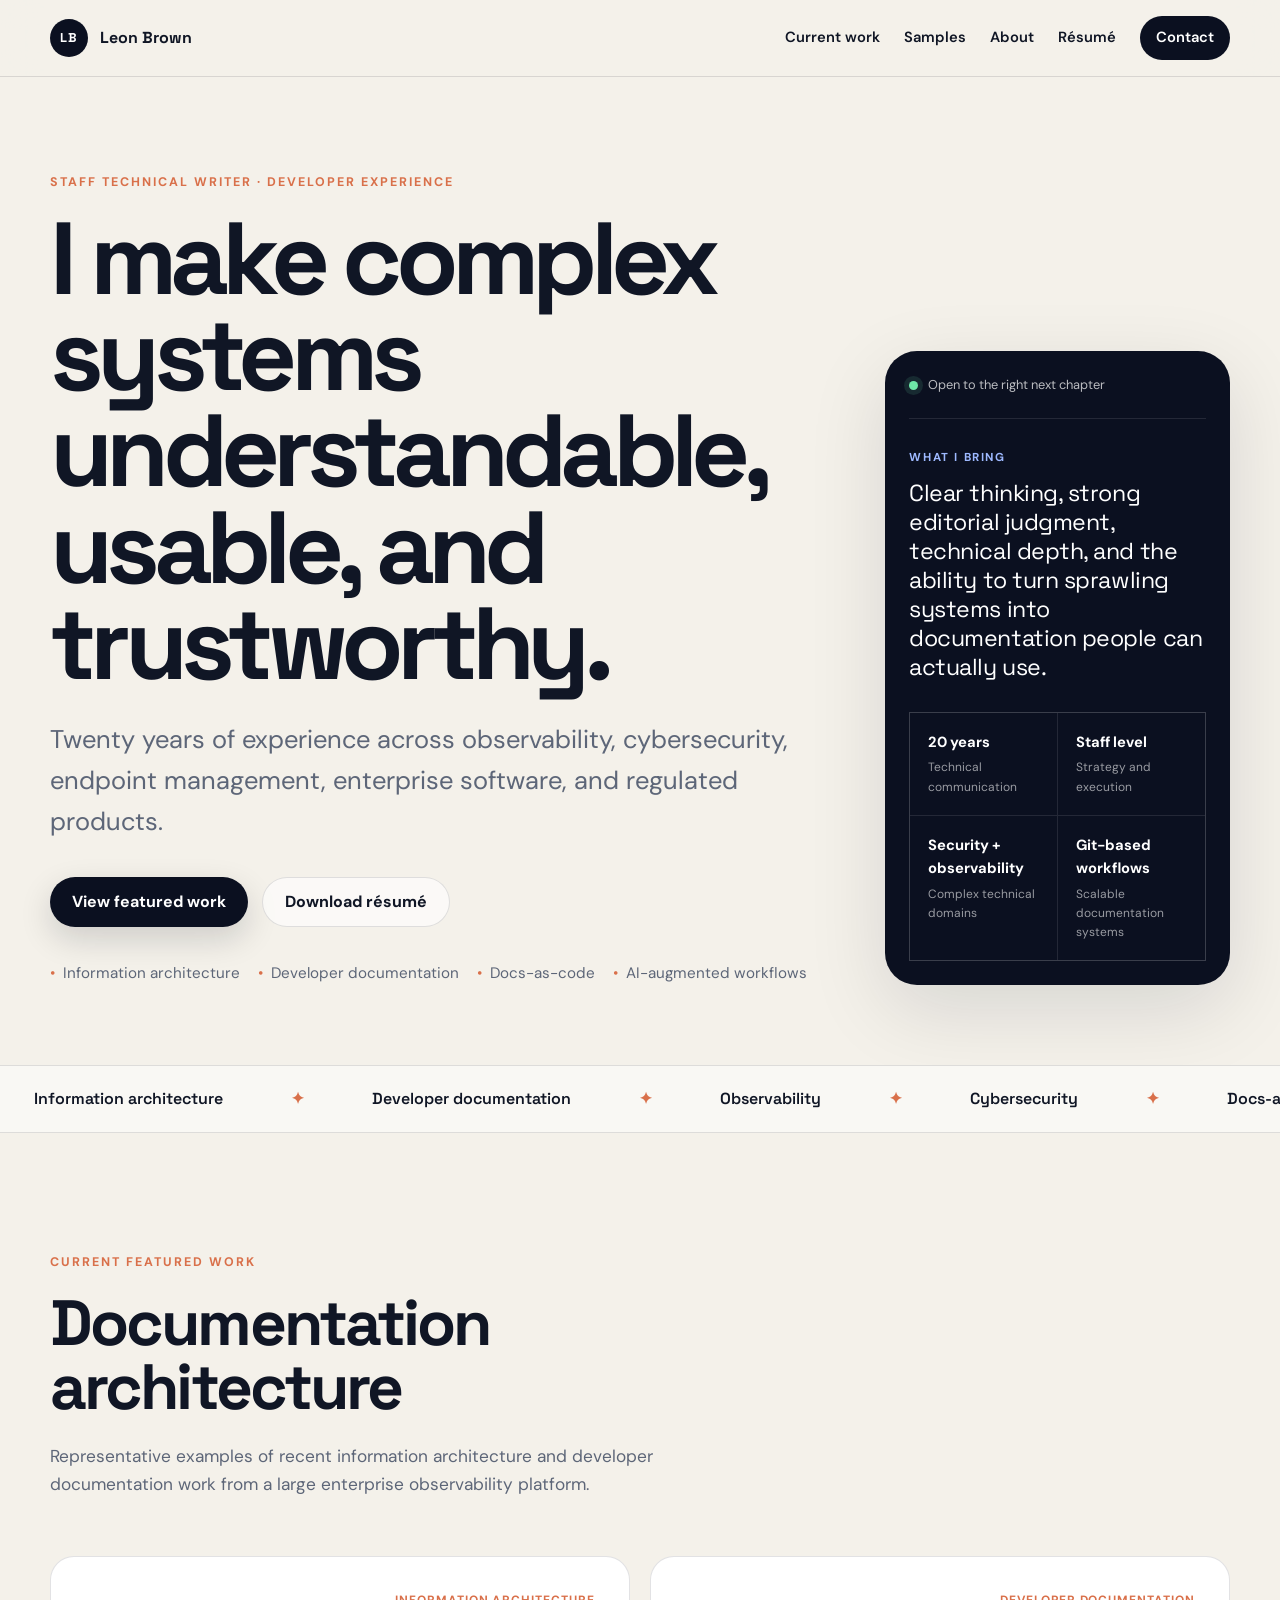
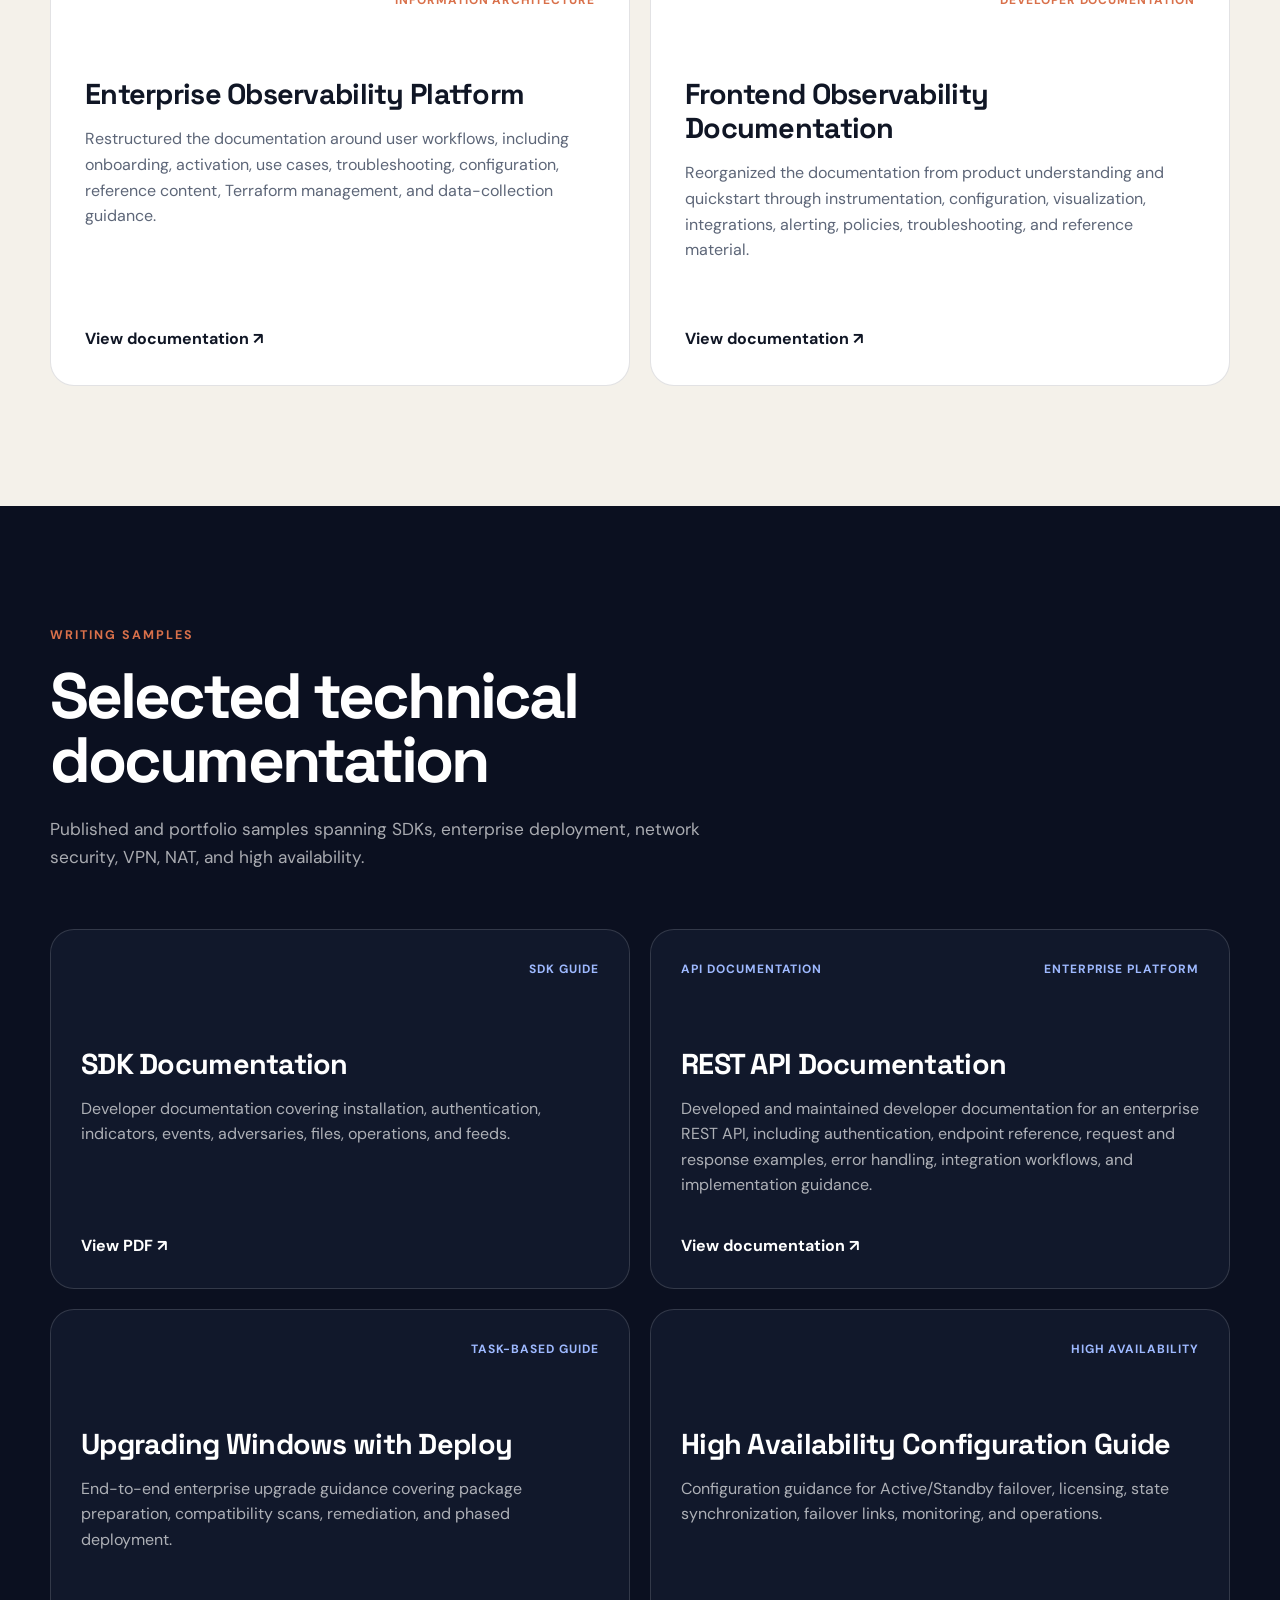
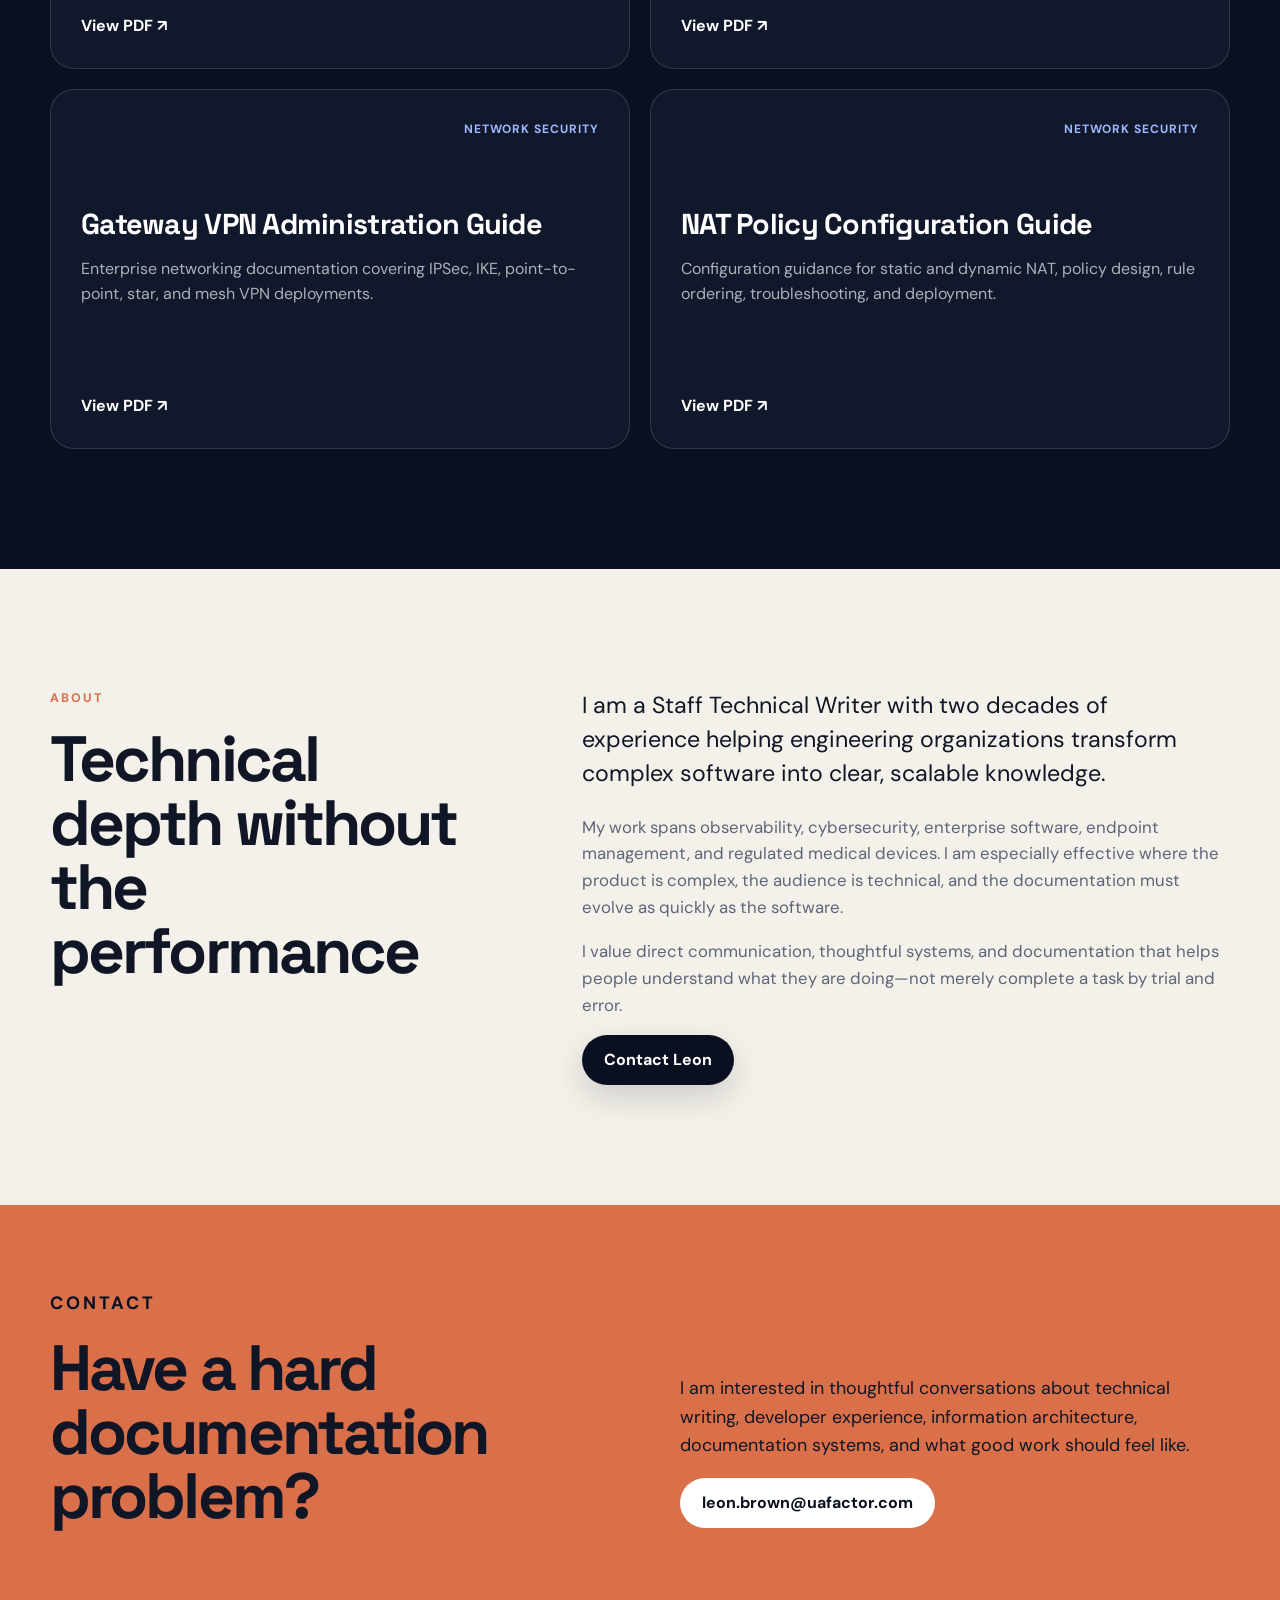
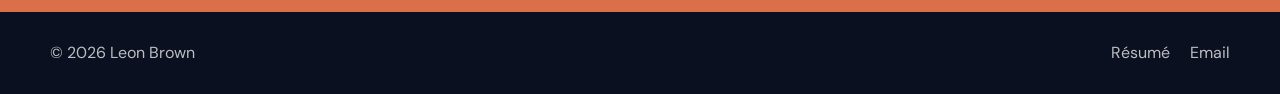
<file: index.html>
<!doctype html>
<html lang="en">
<head>
  <meta charset="utf-8">
  <meta name="viewport" content="width=device-width, initial-scale=1">
  <meta name="description" content="Leon Brown — Staff Technical Writer specializing in information architecture, developer documentation, docs-as-code, observability, and AI-augmented documentation.">
  <meta name="theme-color" content="#0b1020">
  <meta property="og:title" content="Leon Brown — Staff Technical Writer">
  <meta property="og:description" content="Information architecture, developer documentation, docs-as-code, observability, and AI-augmented documentation.">
  <meta property="og:type" content="website">
  <meta property="og:url" content="https://uafactor.com">
  <title>Leon Brown — Staff Technical Writer</title>
  <link rel="preconnect" href="https://fonts.googleapis.com">
  <link rel="preconnect" href="https://fonts.gstatic.com" crossorigin>
  <link href="https://fonts.googleapis.com/css2?family=DM+Sans:wght@400;500;600;700&family=Space+Grotesk:wght@500;600;700&display=swap" rel="stylesheet">
  <link rel="stylesheet" href="styles.css">
</head>
<body>
  <a class="skip-link" href="#main">Skip to content</a>

  <header class="site-header">
    <div class="shell nav-wrap">
      <a class="brand" href="#top" aria-label="Leon Brown home">
        <span class="brand-mark" aria-hidden="true">LB</span>
        <span>Leon Brown</span>
      </a>

      <button class="nav-toggle" aria-expanded="false" aria-controls="site-nav">
        <span class="sr-only">Toggle navigation</span>
        <span></span><span></span><span></span>
      </button>

      <nav id="site-nav" class="site-nav" aria-label="Primary navigation">
        <a href="#current-work">Current work</a>
        <a href="#samples">Samples</a>
        <a href="#about">About</a>
        <a href="assets/leon-brown-resume.pdf" target="_blank" rel="noopener">Résumé</a>
        <a class="nav-cta" href="mailto:leon.brown@uafactor.com">Contact</a>
      </nav>
    </div>
  </header>

  <main id="main">
    <section id="top" class="hero">
      <div class="shell hero-grid">
        <div class="hero-copy">
          <p class="eyebrow">Staff technical writer · Developer experience</p>
          <h1>I make complex systems understandable, usable, and trustworthy.</h1>
          <p class="hero-lede">
            Twenty years of experience across observability, cybersecurity, endpoint management,
            enterprise software, and regulated products.
          </p>

          <div class="hero-actions">
            <a class="button button-primary" href="#current-work">View featured work</a>
            <a class="button button-secondary" href="assets/leon-brown-resume.pdf" target="_blank" rel="noopener">Download résumé</a>
          </div>

          <ul class="hero-proof" aria-label="Areas of focus">
            <li>Information architecture</li>
            <li>Developer documentation</li>
            <li>Docs-as-code</li>
            <li>AI-augmented workflows</li>
          </ul>
        </div>

        <aside class="hero-card" aria-label="Professional summary">
          <div class="signal">
            <span class="signal-dot"></span>
            <span>Open to the right next chapter</span>
          </div>
          <div class="hero-card-body">
            <p class="card-label">What I bring</p>
            <p class="card-statement">
              Clear thinking, strong editorial judgment, technical depth, and the ability to turn sprawling systems into documentation people can actually use.
            </p>
          </div>
          <div class="metric-grid">
            <div><strong>20 years</strong><span>Technical communication</span></div>
            <div><strong>Staff level</strong><span>Strategy and execution</span></div>
            <div><strong>Security + observability</strong><span>Complex technical domains</span></div>
            <div><strong>Git-based workflows</strong><span>Scalable documentation systems</span></div>
          </div>
        </aside>
      </div>
    </section>

    <section class="marquee" aria-label="Core capabilities">
      <div class="marquee-track">
        <span>Information architecture</span>
        <span>Developer documentation</span>
        <span>Observability</span>
        <span>Cybersecurity</span>
        <span>Docs-as-code</span>
        <span>API and SDK documentation</span>
      </div>
    </section>

    <section id="current-work" class="section">
      <div class="shell">
        <div class="section-heading">
          <p class="eyebrow">Current featured work</p>
          <h2>Documentation architecture</h2>
          <p>
            Representative examples of recent information architecture and developer documentation work from a large enterprise observability platform.
          </p>
        </div>

        <div class="feature-grid">
          <article class="feature-card">
            <div class="feature-topline">
              <span></span>
              <span>Information architecture</span>
            </div>
            <h3>Enterprise Observability Platform</h3>
            <p>
              Restructured the documentation around user workflows, including onboarding,
              activation, use cases, troubleshooting, configuration, reference content,
              Terraform management, and data-collection guidance.
            </p>
            <p class="role-note"></p>
            <a
               class="sample-link"
               href="https://grafana.com/docs/grafana-cloud/platform/knowledge-graph/"
               target="_blank"
               rel="noopener noreferrer"
            >
            View documentation <span aria-hidden="true">↗</span>
            </a>
          </article>
          <article class="feature-card">
            <div class="feature-topline">
              <span></span>
              <span>Developer documentation</span>
            </div>
            <h3>Frontend Observability Documentation</h3>
            <p>
             Reorganized the documentation from product understanding and quickstart through
             instrumentation, configuration, visualization, integrations, alerting, policies,
             troubleshooting, and reference material.
            </p>

            <a
               class="sample-link"
               href="https://grafana.com/docs/grafana-cloud/observe-and-act/monitor-applications/frontend-observability/"
               target="_blank"
               rel="noopener noreferrer"
             >
             View documentation <span aria-hidden="true">↗</span>
            </a>
          </article>
        </div>
      </div>
    </section>

    <section id="samples" class="section section-dark">
      <div class="shell">
        <div class="section-heading light">
          <p class="eyebrow">Writing samples</p>
          <h2>Selected technical documentation</h2>
          <p>
            Published and portfolio samples spanning SDKs, enterprise deployment, network security, VPN, NAT, and high availability.
          </p>
        </div>

        <div class="sample-grid">
          <article class="sample-card">
            <div class="sample-topline"><span></span><span>SDK guide</span></div>
            <h3>SDK Documentation</h3>
            <p>Developer documentation covering installation, authentication, indicators, events, adversaries, files, operations, and feeds.</p>
            <a class="sample-link" href="assets/threatq-sdk-user-guide.pdf" target="_blank" rel="noopener">View PDF <span aria-hidden="true">↗</span></a>
          </article>

          <article class="sample-card">
       <div class="sample-topline">
       <span>API Documentation</span>
       <span>Enterprise platform</span>
         </div>

        <h3>REST API Documentation</h3>

        <p>
        Developed and maintained developer documentation for an enterprise REST API,
        including authentication, endpoint reference, request and response examples,
        error handling, integration workflows, and implementation guidance.
        </p>

        <a
        class="sample-link"
        href="https://helpcenter.threatq.com/assets/HTML/api/ThreatQ_REST_API_Reference_v4.0.html"
        target="_blank"
        rel="noopener noreferrer"
        >
       View documentation <span aria-hidden="true">↗</span>
       </a>
       </article>

          <article class="sample-card">
            <div class="sample-topline"><span></span><span>Task-based guide</span></div>
            <h3>Upgrading Windows with  Deploy</h3>
            <p>End-to-end enterprise upgrade guidance covering package preparation, compatibility scans, remediation, and phased deployment.</p>
            <a class="sample-link" href="assets/tanium-windows-upgrade.pdf" target="_blank" rel="noopener">View PDF <span aria-hidden="true">↗</span></a>
          </article>

          <article class="sample-card">
            <div class="sample-topline"><span></span><span>High availability</span></div>
            <h3>High Availability Configuration Guide</h3>
            <p>Configuration guidance for Active/Standby failover, licensing, state synchronization, failover links, monitoring, and operations.</p>
            <a class="sample-link" href="assets/firepower-high-availability.pdf" target="_blank" rel="noopener">View PDF <span aria-hidden="true">↗</span></a>
          </article>

          <article class="sample-card">
            <div class="sample-topline"><span></span><span>Network security</span></div>
            <h3>Gateway VPN Administration Guide</h3>
            <p>Enterprise networking documentation covering IPSec, IKE, point-to-point, star, and mesh VPN deployments.</p>
            <a class="sample-link" href="assets/sourcefire-gateway-vpn.pdf" target="_blank" rel="noopener">View PDF <span aria-hidden="true">↗</span></a>
          </article>

          <article class="sample-card">
            <div class="sample-topline"><span></span><span>Network security</span></div>
            <h3>NAT Policy Configuration Guide</h3>
            <p>Configuration guidance for static and dynamic NAT, policy design, rule ordering, troubleshooting, and deployment.</p>
            <a class="sample-link" href="assets/sourcefire-nat-policies.pdf" target="_blank" rel="noopener">View PDF <span aria-hidden="true">↗</span></a>
          </article>
        </div>
      </div>
    </section>

    <section id="about" class="section">
      <div class="shell about-grid">
        <div>
          <p class="eyebrow">About</p>
          <h2>Technical depth without the performance</h2>
        </div>

        <div class="about-copy">
          <p class="about-lede">
            I am a Staff Technical Writer with two decades of experience helping engineering organizations transform complex software into clear, scalable knowledge.
          </p>
          <p>
            My work spans observability, cybersecurity, enterprise software, endpoint management,
            and regulated medical devices. I am especially effective where the product is complex,
            the audience is technical, and the documentation must evolve as quickly as the software.
          </p>
          <p>
            I value direct communication, thoughtful systems, and documentation that helps people understand what they are doing—not merely complete a task by trial and error.
          </p>

          <div class="about-actions">
            <a class="button button-primary" href="mailto:leon.brown@uafactor.com">Contact Leon</a>
            <!--<a class="text-link" href="https://github.com/uafactor" target="_blank" rel="noopener">GitHub profile →</a>-->
          </div>
        </div>
      </div>
    </section>

    <section class="contact-band">
      <div class="shell contact-grid">
        <div>
          <p class="eyebrow">Contact</p>
          <h2>Have a hard documentation problem?</h2>
        </div>
        <div>
          <p>
            I am interested in thoughtful conversations about technical writing, developer experience,
            information architecture, documentation systems, and what good work should feel like.
          </p>
          <a class="button button-light" href="mailto:leon.brown@uafactor.com">leon.brown@uafactor.com</a>
        </div>
      </div>
    </section>
  </main>

  <footer class="site-footer">
    <div class="shell footer-grid">
      <p>© <span id="year"></span> Leon Brown</p>
      <div>
        <a href="assets/leon-brown-resume.pdf" target="_blank" rel="noopener">Résumé</a>
        <!--<a href="https://github.com/uafactor" target="_blank" rel="noopener">GitHub</a>-->
        <a href="mailto:leon.brown@uafactor.com">Email</a>
      </div>
    </div>
  </footer>

  <script src="script.js"></script>
</body>
</html>
</file>
<file: styles.css>
:root {
  --bg: #f4f1ea;
  --surface: #ffffff;
  --ink: #101625;
  --muted: #5d6678;
  --line: rgba(16, 22, 37, 0.12);
  --accent: #d9704a;
  --accent-2: #9eb9ff;
  --dark: #0b1020;
  --dark-2: #11182b;
  --radius: 24px;
  --shadow: 0 24px 80px rgba(11, 16, 32, 0.12);
  --shell: min(1180px, calc(100% - 40px));
}

* { box-sizing: border-box; }
html { scroll-behavior: smooth; }
body {
  margin: 0;
  font-family: "DM Sans", system-ui, -apple-system, BlinkMacSystemFont, "Segoe UI", sans-serif;
  color: var(--ink);
  background: var(--bg);
  line-height: 1.6;
  -webkit-font-smoothing: antialiased;
}
a { color: inherit; }
h1, h2, h3, p { margin-top: 0; }
h1, h2, h3, .brand { font-family: "Space Grotesk", "DM Sans", sans-serif; }
h1 { max-width: 900px; font-size: clamp(3.2rem, 8vw, 7.6rem); line-height: .94; letter-spacing: -0.065em; margin-bottom: 28px; }
h2 { font-size: clamp(2.2rem, 5vw, 4.6rem); line-height: 1; letter-spacing: -0.045em; margin-bottom: 24px; }
h3 { font-size: 1.4rem; line-height: 1.18; letter-spacing: -0.025em; }
.shell { width: var(--shell); margin: 0 auto; }
.sr-only { position: absolute; width: 1px; height: 1px; padding: 0; margin: -1px; overflow: hidden; clip: rect(0, 0, 0, 0); white-space: nowrap; border: 0; }
.skip-link { position: fixed; left: 16px; top: 16px; z-index: 1000; background: var(--surface); padding: 10px 14px; border-radius: 10px; transform: translateY(-150%); }
.skip-link:focus { transform: translateY(0); }

.site-header { position: sticky; top: 0; z-index: 50; background: rgba(244,241,234,.92); backdrop-filter: blur(18px); border-bottom: 1px solid var(--line); }
.nav-wrap { min-height: 76px; display: flex; align-items: center; justify-content: space-between; gap: 32px; }
.brand { display: inline-flex; align-items: center; gap: 12px; text-decoration: none; font-weight: 700; }
.brand-mark { display: grid; place-items: center; width: 38px; height: 38px; border-radius: 50%; background: var(--dark); color: white; font-size: .8rem; letter-spacing: .06em; }
.site-nav { display: flex; align-items: center; gap: 24px; }
.site-nav a { text-decoration: none; font-weight: 600; font-size: .92rem; }
.nav-cta { padding: 10px 16px; color: white; background: var(--dark); border-radius: 999px; }
.nav-toggle { display: none; width: 44px; height: 44px; border: 0; background: transparent; cursor: pointer; }
.nav-toggle span:not(.sr-only) { display: block; width: 24px; height: 2px; margin: 5px auto; background: var(--ink); }

.hero { padding: 96px 0 80px; overflow: hidden; }
.hero-grid { display: grid; grid-template-columns: minmax(0, 1.55fr) minmax(320px, .7fr); gap: 72px; align-items: end; }
.eyebrow { font-size: .78rem; font-weight: 700; letter-spacing: .16em; text-transform: uppercase; color: var(--accent); margin-bottom: 18px; }
.hero-lede { max-width: 760px; font-size: clamp(1.2rem, 2.2vw, 1.6rem); color: var(--muted); margin-bottom: 34px; }
.hero-actions, .about-actions { display: flex; flex-wrap: wrap; gap: 14px; align-items: center; }
.button { display: inline-flex; align-items: center; justify-content: center; min-height: 50px; padding: 0 22px; border-radius: 999px; text-decoration: none; font-weight: 700; transition: transform .2s ease, box-shadow .2s ease; }
.button:hover { transform: translateY(-2px); }
.button-primary { background: var(--dark); color: white; box-shadow: 0 12px 32px rgba(11, 16, 32, .16); }
.button-secondary { border: 1px solid var(--line); background: rgba(255,255,255,.6); }
.button-light { background: white; color: var(--dark); }
.hero-proof { display: flex; flex-wrap: wrap; gap: 10px 18px; list-style: none; padding: 0; margin: 34px 0 0; color: var(--muted); font-size: .95rem; }
.hero-proof li::before { content: "•"; color: var(--accent); margin-right: 8px; }

.hero-card { background: var(--dark); color: white; border-radius: 32px; padding: 24px; box-shadow: var(--shadow); transform: none; }
.signal { display: flex; align-items: center; gap: 10px; font-size: .8rem; color: rgba(255,255,255,.72); padding-bottom: 22px; border-bottom: 1px solid rgba(255,255,255,.1); }
.signal-dot { width: 9px; height: 9px; border-radius: 50%; background: #6ee7a8; box-shadow: 0 0 0 5px rgba(110,231,168,.12); }
.hero-card-body { padding: 30px 0; }
.card-label { text-transform: uppercase; letter-spacing: .14em; font-size: .72rem; color: var(--accent-2); font-weight: 700; }
.card-statement { font-family: "Space Grotesk", sans-serif; font-size: 1.45rem; line-height: 1.25; letter-spacing: -.02em; margin-bottom: 0; }
.metric-grid { display: grid; grid-template-columns: 1fr 1fr; gap: 1px; background: rgba(255,255,255,.1); border: 1px solid rgba(255,255,255,.1); }
.metric-grid div { background: var(--dark); padding: 18px; }
.metric-grid strong, .metric-grid span { display: block; }
.metric-grid strong { font-size: .92rem; margin-bottom: 4px; }
.metric-grid span { font-size: .75rem; color: rgba(255,255,255,.58); }

.marquee { overflow: hidden; border-top: 1px solid var(--line); border-bottom: 1px solid var(--line); background: rgba(255,255,255,.45); }
.marquee-track { display: flex; min-width: max-content; animation: drift 28s linear infinite; }
.marquee-track span { padding: 20px 34px; font-family: "Space Grotesk", sans-serif; font-weight: 600; white-space: nowrap; }
.marquee-track span::after { content: "✦"; margin-left: 68px; color: var(--accent); }
@keyframes drift { to { transform: translateX(-25%); } }

.section { padding: 120px 0; }
.section-heading { max-width: 800px; margin-bottom: 58px; }
.section-heading > p:last-child { max-width: 680px; color: var(--muted); font-size: 1.08rem; }

.feature-grid, .sample-grid { display: grid; grid-template-columns: repeat(2, minmax(0, 1fr)); gap: 20px; }
.feature-card { display: flex; flex-direction: column; min-height: 430px; padding: 34px; background: var(--surface); border: 1px solid var(--line); border-radius: var(--radius); }
.feature-topline, .sample-topline { display: flex; justify-content: space-between; gap: 18px; margin-bottom: 68px; font-size: .75rem; font-weight: 700; letter-spacing: .08em; text-transform: uppercase; }
.feature-topline { color: var(--accent); }
.feature-card h3, .sample-card h3 { font-size: 1.8rem; margin-bottom: 14px; }
.feature-card p { color: var(--muted); }
.role-note { font-size: .9rem; }
.sample-link { margin-top: auto; font-weight: 700; text-decoration: none; }
.sample-link:hover { text-decoration: underline; }

.section-dark { background: var(--dark); color: white; }
.section-heading.light > p:last-child { color: rgba(255,255,255,.65); }
.sample-card { display: flex; flex-direction: column; min-height: 360px; padding: 30px; border: 1px solid rgba(255,255,255,.14); border-radius: var(--radius); background: var(--dark-2); }
.sample-topline { color: var(--accent-2); }
.sample-card p { color: rgba(255,255,255,.66); margin-bottom: 28px; }

.about-grid { display: grid; grid-template-columns: .8fr 1.2fr; gap: 100px; }
.about-copy { max-width: 760px; }
.about-copy p { color: var(--muted); font-size: 1.05rem; }
.about-lede { font-size: 1.45rem !important; color: var(--ink) !important; line-height: 1.45; }
.text-link { font-weight: 700; text-decoration: none; }

.contact-band { background: var(--accent); padding: 84px 0; }
.contact-grid { display: grid; grid-template-columns: 1fr 1fr; gap: 80px; align-items: end; }
.contact-band .eyebrow { color: var(--dark); }
.contact-band h2 { margin-bottom: 0; }
.contact-band p { max-width: 600px; font-size: 1.12rem; }

.site-footer { padding: 28px 0; background: var(--dark); color: rgba(255,255,255,.72); }
.footer-grid { display: flex; align-items: center; justify-content: space-between; gap: 24px; }
.footer-grid p { margin: 0; }
.footer-grid div { display: flex; gap: 20px; }
.footer-grid a { text-decoration: none; }

@media (max-width: 920px) {
  .hero-grid, .about-grid, .contact-grid { grid-template-columns: 1fr; }
  .hero-grid { gap: 56px; }
  .hero-card { max-width: 620px; transform: none; }
  .about-grid, .contact-grid { gap: 36px; }
}

@media (max-width: 760px) {
  :root { --shell: min(100% - 28px, 1180px); }
  .site-nav { position: fixed; top: 76px; left: 14px; right: 14px; display: none; flex-direction: column; align-items: stretch; padding: 18px; background: var(--surface); border: 1px solid var(--line); border-radius: 18px; box-shadow: var(--shadow); }
  .site-nav.open { display: flex; }
  .nav-toggle { display: block; }
  .hero { padding-top: 68px; }
  h1 { font-size: clamp(3rem, 16vw, 5rem); }
  .hero-actions, .about-actions { align-items: stretch; flex-direction: column; }
  .button { width: 100%; }
  .feature-grid, .sample-grid { grid-template-columns: 1fr; }
  .feature-card, .sample-card { min-height: 0; }
  .feature-topline, .sample-topline { margin-bottom: 42px; }
  .footer-grid { align-items: flex-start; flex-direction: column; }
  .section { padding: 86px 0; }
}

@media (prefers-reduced-motion: reduce) {
  html { scroll-behavior: auto; }
  .marquee-track { animation: none; }
  *, *::before, *::after { transition-duration: .01ms !important; animation-duration: .01ms !important; animation-iteration-count: 1 !important; }
}
</file>
